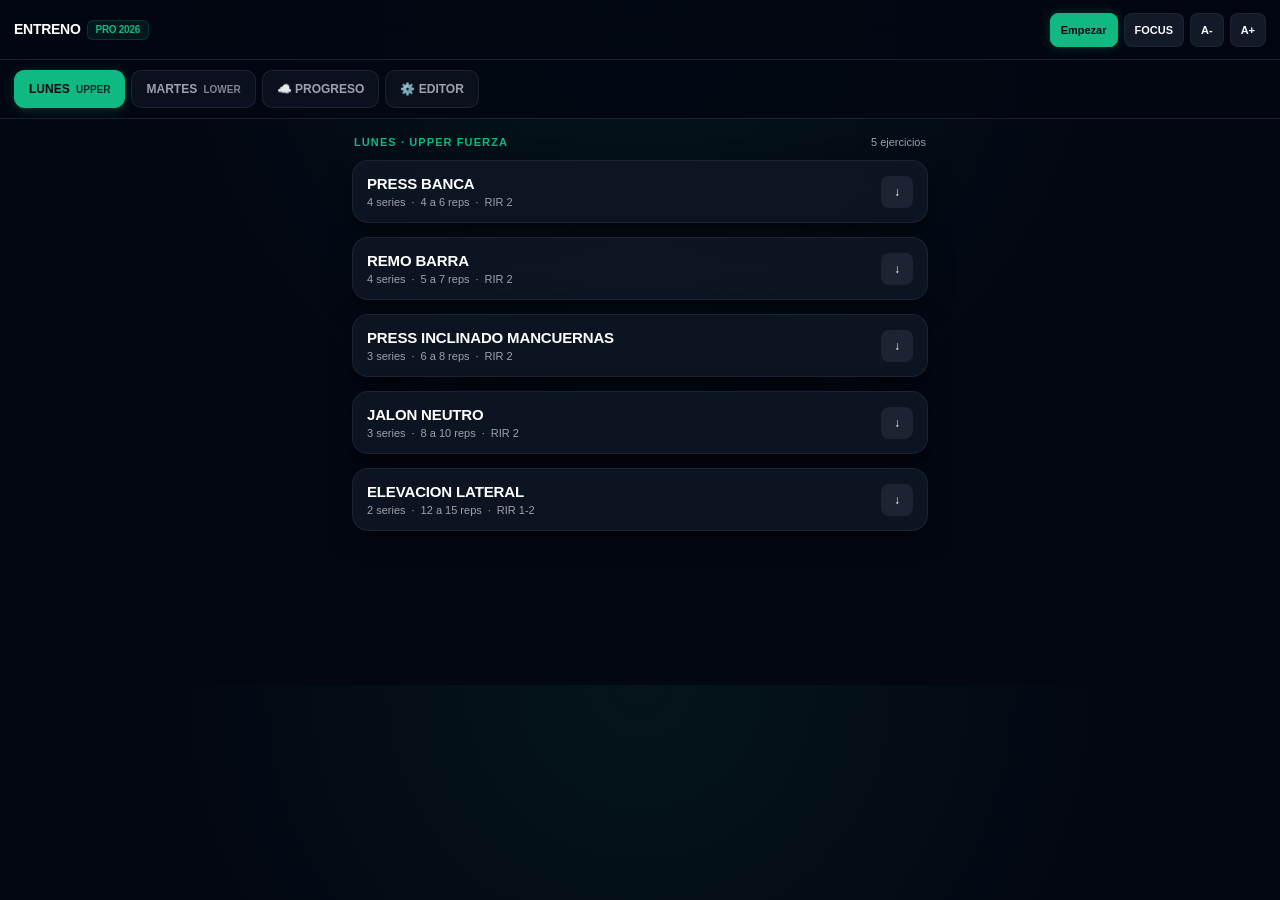
<file: ENTRENO_V1.4.html>
<!DOCTYPE html>
<html lang="es">
<head>
<meta charset="utf-8">
<meta name="viewport" content="width=device-width,initial-scale=1,maximum-scale=1,user-scalable=no">
<meta name="theme-color" content="#030712">
<meta name="apple-mobile-web-app-capable" content="yes">
<meta name="apple-mobile-web-app-status-bar-style" content="black-translucent">
<title>ENTRENO PRO 2026 - HUD Edition</title>
<link rel="manifest" href='data:application/manifest+json,{
  "name": "Entreno Pro 2026",
  "short_name": "Entreno",
  "start_url": "./",
  "display": "standalone",
  "background_color": "#030712",
  "theme_color": "#030712",
  "icons": [{
    "src": "https://cdn-icons-png.flaticon.com/512/2965/2965567.png",
    "sizes": "512x512",
    "type": "image/png"
  }]
}'>
<style>
:root{
  --fs:16px;
  --bg:#030712;
  --bg-card:rgba(17, 24, 39, 0.75);
  --border:rgba(31, 41, 55, 0.8);
  --border-glow:rgba(16, 185, 129, 0.3);
  --text:#f9fafb;
  --muted:#9ca3af;
  --accent:#10b981;
  --accent-glow:rgba(16, 185, 129, 0.25);
  --blue:#38bdf8;
  --danger:#ef4444;
}
*{box-sizing:border-box;-webkit-tap-highlight-color:transparent}
html{font-size:var(--fs);overflow-x:hidden}
body{margin:0;font-family:-apple-system,BlinkMacSystemFont,"Segoe UI",Roboto,sans-serif;background:var(--bg);color:var(--text);overflow-x:hidden;line-height:1.4;background-image:radial-gradient(circle at 50% 0%, rgba(16,185,129,0.08) 0%, transparent 50%)}

header{position:sticky;top:0;z-index:30;background:rgba(3, 7, 18, 0.85);backdrop-filter:blur(16px);-webkit-backdrop-filter:blur(16px);border-bottom:1px solid var(--border);height:60px;display:flex;align-items:center;justify-content:space-between;padding:0 14px}
.logo{font-size:14px;font-weight:900;letter-spacing:-.02em;color:#fff;display:flex;align-items:center;gap:6px}
.logo span{font-weight:700;color:var(--accent);background:rgba(16,185,129,0.1);padding:2px 8px;border-radius:6px;font-size:10px;border:1px solid rgba(16,185,129,0.2)}
.h-actions{display:flex;align-items:center;gap:6px;margin-left:auto}
.btn-h{height:34px;padding:0 10px;border-radius:8px;border:1px solid var(--border);background:rgba(31, 41, 55, 0.6);color:#f9fafb;font-size:11px;font-weight:700;cursor:pointer;display:inline-flex;align-items:center;justify-content:center}
.btn-h.green{background:var(--accent);border-color:var(--accent);color:#030712;box-shadow:0 0 12px var(--accent-glow);font-weight:900}
.btn-h.red{background:rgba(239, 68, 68, 0.2);border-color:var(--danger);color:#fca5a5}
.badge-live{font-size:9px;font-weight:800;padding:3px 7px;border-radius:999px;background:var(--accent);color:#030712;display:none}
.badge-live.on{display:inline-block;animation:pulse 1.5s infinite}
.session-timer{font-size:11px;font-weight:800;color:var(--accent);background:rgba(16,185,129,0.1);padding:4px 8px;border-radius:6px;border:1px solid rgba(16,185,129,0.25)}
@keyframes pulse{0%{opacity:1}50%{opacity:.4}100%{opacity:1}}

.tabs{display:flex;gap:6px;padding:10px 14px;overflow-x:auto;white-space:nowrap;background:rgba(3, 7, 18, 0.8);backdrop-filter:blur(12px);position:sticky;top:60px;z-index:20;scrollbar-width:none;border-bottom:1px solid var(--border)}
.tabs::-webkit-scrollbar{display:none}
.tab{height:38px;padding:6px 14px;border-radius:10px;font-size:12px;font-weight:800;border:1px solid var(--border);background:rgba(17, 24, 39, 0.6);color:var(--muted);cursor:pointer;flex-shrink:0}
.tab.active{background:var(--accent);color:#030712;border-color:var(--accent);box-shadow:0 2px 12px var(--accent-glow)}
.tab small{font-weight:600;opacity:.8;margin-left:3px;font-size:10px}

.wrap{max-width:600px;margin:0 auto;padding:10px 12px 140px;width:100%}
.subhead{display:flex;justify-content:space-between;align-items:center;padding:6px 2px 10px}
.subhead-left{font-size:11px;font-weight:900;letter-spacing:.1em;color:var(--accent);text-transform:uppercase}
.subhead-right{font-size:11px;color:var(--muted)}

/* TARJETA HUD 2026 */
.card{background:var(--bg-card);backdrop-filter:blur(16px);-webkit-backdrop-filter:blur(16px);border:1px solid var(--border);border-radius:16px;box-shadow:0 8px 25px rgba(0,0,0,.5);overflow:hidden;margin-bottom:14px;transition:border-color .2s}
.card.expanded{border-color:var(--border-glow);box-shadow:0 0 20px rgba(16,185,129,0.1)}
.card-top{width:100%;text-align:left;background:transparent;border:none;padding:14px;cursor:pointer;display:flex;justify-content:space-between;align-items:center;gap:10px}
.card-title{font-size:15px;font-weight:900;letter-spacing:-.01em;color:#fff}
.card-meta{margin-top:4px;font-size:11px;color:var(--muted);display:flex;flex-wrap:wrap;gap:0 6px}
.arrow{width:32px;height:32px;border-radius:8px;background:rgba(31, 41, 55, 0.8);color:#fff;display:grid;place-items:center;flex-shrink:0;font-size:12px;font-weight:900;transition:transform .2s}
.arrow.open{background:var(--accent);color:#030712;transform:rotate(180deg)}

.card-body{padding:0 14px 14px;border-top:1px solid var(--border)}
.grid2{display:grid;grid-template-columns:1fr 1fr;gap:10px;margin-top:12px}
@media(max-width:480px){.grid2{grid-template-columns:1fr}}
.label{font-size:10px;font-weight:900;letter-spacing:.08em;color:var(--muted);margin-bottom:4px;text-transform:uppercase}
.ul{margin:0;padding-left:14px;display:flex;flex-direction:column;gap:3px}
.ul li{font-size:12px;color:#e5e7eb}
.ul li.muted{color:var(--muted)}

/* SECCIÓN REGISTRO REDISEÑADA SIN CAJAS NIDADAS */
.registro-hud{margin-top:14px;padding-top:12px;border-top:1px dashed var(--border)}

/* CONTROLES DE PESO ERGONÓMICOS */
.weight-control{display:flex;align-items:center;justify-content:space-between;gap:4px;margin-bottom:8px}
.btn-w-btn{height:42px;flex:1;min-width:0;border-radius:10px;border:1px solid var(--border);background:rgba(31, 41, 55, 0.7);font-size:12px;font-weight:800;color:#fff;cursor:pointer;display:grid;place-items:center}
.btn-w-btn:active{background:rgba(55, 65, 81, 0.9)}
.weight-display{height:44px;padding:0 10px;background:rgba(3, 7, 18, 0.9);border:1px solid var(--accent);border-radius:10px;display:grid;place-items:center;font-size:16px;font-weight:900;color:var(--accent);box-shadow:0 0 10px var(--accent-glow);min-width:90px}

/* CONTROLES REPS Y RIR ERGONÓMICOS */
.reps-rir-grid{display:grid;grid-template-columns:1fr 1fr;gap:8px;margin-bottom:10px}
.ctrl-box{background:rgba(3, 7, 18, 0.5);border:1px solid var(--border);border-radius:10px;padding:6px 8px;display:flex;align-items:center;justify-content:space-between}
.ctrl-label{font-size:10px;font-weight:900;color:var(--muted);text-transform:uppercase}
.ctrl-actions{display:flex;align-items:center;gap:6px}
.btn-step{width:34px;height:34px;border-radius:8px;border:1px solid var(--border);background:rgba(31, 41, 55, 0.8);font-size:15px;font-weight:900;color:#fff;cursor:pointer;display:grid;place-items:center}
.btn-step:active{background:var(--accent);color:#030712}
.step-val{font-size:14px;font-weight:900;color:#fff;min-width:20px;text-align:center}

.input-note,.input-custom{width:100%;height:38px;border:1px solid var(--border);border-radius:10px;padding:0 10px;font-size:12px;margin-bottom:8px;background:rgba(3, 7, 18, 0.7);color:#fff;outline:none}
.input-note:focus,.input-custom:focus{border-color:var(--accent)}

.btn-save{width:100%;height:46px;border-radius:12px;border:none;background:linear-gradient(135deg, #10b981 0%, #059669 100%);color:#030712;font-size:13px;font-weight:900;letter-spacing:.02em;cursor:pointer;box-shadow:0 4px 15px var(--accent-glow);margin-top:4px}
.btn-save:active{transform:scale(.98)}

.rest-inline{margin-top:10px;display:flex;align-items:center;gap:8px;font-size:12px;color:#fff;background:rgba(16,185,129,0.08);padding:8px 10px;border-radius:8px;border:1px solid rgba(16,185,129,0.2)}
.bar{width:60px;height:6px;background:var(--border);border-radius:99px;overflow:hidden}
.bar>div{height:100%;background:var(--accent);transition:width 1s linear}

.historial{display:flex;gap:6px;overflow-x:auto;padding-bottom:2px;margin-top:10px;scrollbar-width:none}
.historial::-webkit-scrollbar{display:none}
.chip{font-size:11px;background:rgba(31, 41, 55, 0.5);border:1px solid var(--border);border-radius:8px;padding:4px 8px;white-space:nowrap;color:#d1d5db}
.chip b{font-weight:800;color:#fff}

.prog-line{margin:8px 0;padding:8px 10px;background:rgba(16,185,129,0.05);border:1px solid rgba(16,185,129,0.15);border-radius:8px;font-size:11px;color:#34d399}
.prog-line b{color:#6ee7b7;font-weight:900}
.plate-calc{margin:8px 0;padding:6px 10px;background:rgba(56, 189, 248, 0.05);border:1px dashed rgba(56, 189, 248, 0.25);border-radius:8px;font-size:11px;color:#7dd3fc;display:flex;justify-content:space-between;align-items:center}

/* FOCUS Y OTROS */
.focus-wrap{position:fixed;inset:0;z-index:50;background:var(--bg);display:none;flex-direction:column}
.focus-wrap.on{display:flex}
.focus-top{height:56px;display:flex;align-items:center;justify-content:space-between;padding:0 14px;background:rgba(3, 7, 18, 0.9);border-bottom:1px solid var(--border)}
.focus-body{flex:1;overflow-y:auto;padding:12px;max-width:600px;width:100%;margin:0 auto}
.focus-nav{padding:10px;background:rgba(3, 7, 18, 0.9);border-top:1px solid var(--border);display:flex;gap:8px}

.progress,.editor-sec{margin-top:14px}
details.prog{border:1px solid var(--border);background:var(--bg-card);border-radius:12px;margin:8px 0;overflow:hidden}
details.prog summary{padding:12px;font-size:12px;font-weight:800;cursor:pointer;display:flex;justify-content:space-between;color:#fff}
.detail-inner{padding:10px 12px;font-size:12px;color:#d1d5db;border-top:1px solid var(--border);background:rgba(3, 7, 18, 0.6)}

.rest{position:fixed;left:50%;bottom:20px;transform:translateX(-50%);z-index:60;background:rgba(17, 24, 39, 0.95);backdrop-filter:blur(16px);color:#fff;border:1px solid var(--accent);border-radius:16px;padding:12px 18px;display:none;align-items:center;gap:14px;box-shadow:0 10px 30px rgba(0,0,0,.7);min-width:300px}
.rest.on{display:flex}
.rest-time{font-size:26px;font-weight:900;color:var(--accent)}

.editor-box{background:var(--bg-card);border:1px solid var(--border);border-radius:14px;padding:12px;margin-bottom:12px}
.editor-row{display:grid;grid-template-columns:1fr 1fr;gap:8px;margin-bottom:8px}
.btn-sm{height:28px;padding:0 8px;font-size:10px;border-radius:6px}
</style>
</head>
<body>
<header>
  <div class="logo">ENTRENO <span>PRO 2026</span></div>
  <div class="h-actions">
    <span id="wakeBadge" class="badge-live">Activa</span>
    <span id="sessionTimer" class="session-timer" style="display:none">00:00</span>
    <button class="btn-h green" id="btnSession">Empezar</button>
    <button class="btn-h" id="btnFocus">FOCUS</button>
    <button class="btn-h" id="btnMinus">A-</button>
    <button class="btn-h" id="btnPlus">A+</button>
  </div>
</header>
<div class="tabs" id="tabs"></div>
<div class="wrap">
  <div class="subhead"><div class="subhead-left" id="subLeft">LUNES · UPPER FUERZA</div><div class="subhead-right" id="subRight">5 ejercicios</div></div>
  <div id="list"></div>

  <div id="progresoView" class="progress" style="display:none">
    <div class="editor-box">
      <h3 style="margin:0 0 6px;font-size:13px;color:#fff">☁️ Copia de Seguridad Google Drive</h3>
      <div style="display:flex;gap:6px">
        <button class="btn-h green" id="btnCloudSave" style="flex:1">☁️ Respaldar</button>
        <button class="btn-h" id="btnCloudLoad" style="flex:1">📥 Restaurar</button>
      </div>
    </div>
    <div class="exports" style="display:flex;flex-wrap:wrap;gap:6px;margin-bottom:10px">
      <button class="btn-h" id="expDia">Exportar Día</button>
      <button class="btn-h" id="expTodo">Todo JSON</button>
      <button class="btn-h" id="expCSV">CSV</button>
      <button class="btn-h green" id="expWA">WhatsApp</button>
      <button class="btn-h dark" id="btnImport">Importar</button>
      <input type="file" id="fileImport" accept=".json" style="display:none">
      <button class="btn-h red" id="btnClearAll">Borrar Historial</button>
    </div>
    <div id="progFecha"></div>
    <div id="progDia"></div>
  </div>

  <div id="editorView" class="editor-sec" style="display:none">
    <div class="editor-box">
      <div class="label">Rutina Activa</div>
      <div style="display:flex;gap:6px;margin-bottom:8px">
        <select id="profileSelect" class="input-custom" style="margin:0;flex:1"></select>
        <button class="btn-h green" id="btnNewProfile">+ Nueva</button>
      </div>
      <div style="display:flex;gap:6px">
        <button class="btn-h" id="btnExpRoutine">Exportar Plantilla</button>
        <button class="btn-h" id="btnImpRoutine">Importar Plantilla</button>
        <input type="file" id="fileImpRoutine" accept=".json" style="display:none">
        <button class="btn-h red" id="btnDelProfile">Borrar</button>
      </div>
    </div>
    <div id="editorDays"></div>
    <button class="btn-save" id="btnAddDay" style="background:rgba(31,41,55,0.8);color:#fff;border:1px solid var(--border)">+ Añadir Día</button>
  </div>
</div>

<div class="focus-wrap" id="focusWrap">
  <div class="focus-top">
    <button class="btn-h" id="focusClose">Salir</button>
    <div style="font-size:12px;font-weight:900" id="focusCounter">1/5 · LUNES</div>
    <div style="font-size:11px;color:var(--muted)" id="focusSub">UPPER</div>
  </div>
  <div class="focus-body" id="focusBody"></div>
  <div class="focus-nav">
    <button class="btn-h" id="focusPrev" style="flex:1">Anterior</button>
    <button class="btn-h green" id="focusNext" style="flex:1">Siguiente</button>
  </div>
</div>

<div class="rest" id="restBox"><div class="rest-time" id="restTime">02:00</div><div><b id="restLabel" style="font-size:13px">Descanso</b><div style="display:flex;gap:6px;margin-top:4px"><button class="btn-h" id="restSkip">Saltar</button><button class="btn-h green" id="restPlus">+30s</button></div></div></div>

<div id="toast" style="position:fixed;bottom:16px;left:50%;transform:translateX(-50%);z-index:100;background:rgba(17,24,39,0.95);backdrop-filter:blur(10px);color:#fff;border:1px solid var(--accent);font-size:12px;font-weight:800;padding:10px 16px;border-radius:99px;display:none;box-shadow:0 8px 20px rgba(0,0,0,.6)"></div>

<script>
const STORAGE_KEY='miApp_4dias_v1_3_hud';
const DEFAULT_RUTINA_4DIAS=[
{label:"LUNES",sub:"UPPER FUERZA",ejercicios:[
{id:"press-banca",nombre:"PRESS BANCA",series:4,repeticiones:"4 a 6",rir:"2",descanso:"2.5-3 min",como:["Retrae escápulas y pies firmes","Baja controlado al pecho medio","Presiona vertical sin rebotar"],errores:["Arquear lumbar excesivo","Codos abiertos a 90°"]},
{id:"remo-barra",nombre:"REMO BARRA",series:4,repeticiones:"5 a 7",rir:"2",descanso:"2.5 min",como:["Torso 30-45° estable","Rema hacia ombligo bajo","Aprieta dorsales 1s arriba"],errores:["Tirar con impulso de lumbar","Encoger hombros"]},
{id:"press-inclinado-manc",nombre:"PRESS INCLINADO MANCUERNAS",series:3,repeticiones:"6 a 8",rir:"2",descanso:"2 min",como:["Banco 30°, muñecas neutras","Baja hasta estiramiento","Sube sin chocar mancuernas"],errores:["Banco muy vertical"]},
{id:"jalon-neutro",nombre:"JALON NEUTRO",series:3,repeticiones:"8 a 10",rir:"2",descanso:"2 min",como:["Agarre neutro cerrado","Tira codos a costillas","Estira completo"],errores:["Inclinarse mucho atrás"]},
{id:"elev-lateral",nombre:"ELEVACION LATERAL",series:2,repeticiones:"12 a 15",rir:"1-2",descanso:"75s",como:["Mancuernas a lados","Eleva liderando codo","Baja en 2 segundos"],errores:["Usar trapecio"]}
]},
{label:"MARTES",sub:"LOWER FUERZA",ejercicios:[
{id:"sentadilla",nombre:"SENTADILLA",series:4,repeticiones:"4 a 6",rir:"2",descanso:"3 min",como:["Pies ancho hombros","Rodillas hacia afuera","Empuja suelo con cadera"],errores:["Talones levantados"]},
{id:"rdl",nombre:"RDL",series:3,repeticiones:"6 a 8",rir:"2",descanso:"2.5 min",como:["Barra pegada a piernas","Espalda neutra, glúteos atrás","Empuja cadera adelante"],errores:["Redondear lumbar"]}
]}
];

function triggerHaptic(){ try{ if(navigator.vibrate) navigator.vibrate(20); }catch{} }
function parseRepRange(str){ if(!str) return {min:0,max:0}; const nums=String(str).match(/\d+/g); if(!nums) return {min:0,max:0}; return {min:parseInt(nums[0]), max:nums.length>=2?parseInt(nums[1]):parseInt(nums[0])}; }

function getProgressionInfo(exId, ex){
  const logs = (state.logs[exId]||[]);
  if(!logs.length) return null;
  const last = logs[0]; let best = logs[0];
  for(let l of logs){ if(l.peso>best.peso || (l.peso===best.peso && l.reps>best.reps)) best=l; }
  const range = parseRepRange(ex.repeticiones);
  let suggest = null;
  if(range.max>0 && last.reps >= range.max && last.rir <=2) suggest = "+2.5kg próxima (" + (last.peso+2.5).toFixed(1) + "kg)";
  return {last, best, suggest};
}

function progressionHtml(exId, ex){
  const info = getProgressionInfo(exId, ex);
  if(!info) return '<div class="prog-line"><span style="color:var(--muted)">Sin registros aún - guarda tu primera serie</span></div>';
  return '<div class="prog-line"><div>Última: <b>' + info.last.peso + 'kg x ' + info.last.reps + ' RIR' + info.last.rir + '</b> · Mejor: <b>' + info.best.peso + 'kg x ' + info.best.reps + '</b></div>' + (info.suggest ? '<div style="margin-top:2px;font-weight:800">↑ Sugerencia: ' + info.suggest + '</div>' : '') + '</div>';
}

function getBarWeight(){ try{ const v=localStorage.getItem('barWeight_2026'); if(v) return parseFloat(v); }catch{} return 20; }
function setBarWeight(v){ try{ localStorage.setItem('barWeight_2026', String(v)); }catch{} }

function plateHtml(totalKg){
  const bar=getBarWeight();
  if(!totalKg || totalKg<=0) return '';
  const target=(totalKg-bar)/2;
  if(target<=0) return '<div class="plate-calc"><span>Barra ' + bar + 'kg</span><span>Solo barra</span></div>';
  const plates=[25,20,15,10,5,2.5,1.25];
  let rem=target; let res=[];
  for(let p of plates){ while(rem>=p-0.0001){ res.push(p); rem=Math.round((rem-p)*100)/100; } }
  const counts={}; res.forEach(v=>{counts[v]=(counts[v]||0)+1;});
  const txt = Object.keys(counts).sort((a,b)=>b-a).map(k=>counts[k] + 'x' + k + 'k').join('+');
  return '<div class="plate-calc"><span>Barra ' + bar + 'kg</span><span><b>' + txt + '</b> / lado</span><span style="text-decoration:underline;cursor:pointer" onclick="toggleBarWeight(event)">cambiar</span></div>';
}

function toggleBarWeight(e){ if(e) e.stopPropagation(); const cur=getBarWeight(); const next = cur===20 ? 15 : cur===15 ? 10 : 20; setBarWeight(next); triggerHaptic(); renderList(); toast('Barra ' + next + 'kg'); }

function parseSec(s){ if(!s) return 120; const m=String(s).match(/\d+/g); return m ? parseInt(m[0])*(s.includes('min')?60:1) : 120; }
function todayISO(){ return new Date().toISOString().slice(0,10); }
function dateShortES(){ return new Date().toLocaleDateString("es-ES",{day:"2-digit",month:"short"}); }

function load(){
  let base={fs:16, activeTab:0, activeProfile:'Rutina Base 4 Días', profiles:{'Rutina Base 4 Días':JSON.parse(JSON.stringify(DEFAULT_RUTINA_4DIAS))}, expanded:{}, drafts:{}, logs:{}, historial:[], sessionStart:null};
  try{ const raw=localStorage.getItem(STORAGE_KEY); if(raw) base={...base, ...JSON.parse(raw)}; }catch{}
  return base;
}

let state=load();
let restTimer=null, restLeft=0, restExId=null, wakeLock=null, focusPos=null, sessionTimerInterval=null;

function save(){ localStorage.setItem(STORAGE_KEY, JSON.stringify(state)); }
function applyFS(){ document.documentElement.style.setProperty('--fs', state.fs+'px'); }
applyFS();

function getActiveRoutine(){ return state.profiles[state.activeProfile] || []; }

const tabsEl=document.getElementById('tabs'), listEl=document.getElementById('list'), subLeft=document.getElementById('subLeft'), subRight=document.getElementById('subRight');
const progresoView=document.getElementById('progresoView'), editorView=document.getElementById('editorView');
const progFechaEl=document.getElementById('progFecha'), progDiaEl=document.getElementById('progDia');
const wakeBadge=document.getElementById('wakeBadge'), restBox=document.getElementById('restBox'), restTimeEl=document.getElementById('restTime'), restLabelEl=document.getElementById('restLabel');
const toastEl=document.getElementById('toast');
const btnSession=document.getElementById('btnSession'), sessionTimerEl=document.getElementById('sessionTimer');

function toast(msg){ toastEl.textContent=msg; toastEl.style.display='block'; setTimeout(()=>toastEl.style.display='none',2000); }
function getDraft(id){ return state.drafts[id] || {peso:50, reps:6, rir:2, nota:''}; }
function setDraft(id, patch){ state.drafts[id]={...getDraft(id), ...patch}; save(); }

function updateSessionUI(){
  if(state.sessionStart){
    btnSession.textContent='Finalizar'; btnSession.className='btn-h red'; sessionTimerEl.style.display='inline-block';
    if(!sessionTimerInterval){
      sessionTimerInterval=setInterval(()=>{
        const diff=Math.floor((Date.now()-state.sessionStart)/1000);
        sessionTimerEl.textContent=String(Math.floor(diff/60)).padStart(2,'0') + ':' + String(diff%60).padStart(2,'0');
      },1000);
    }
  }else{
    btnSession.textContent='Empezar'; btnSession.className='btn-h green'; sessionTimerEl.style.display='none';
    if(sessionTimerInterval){ clearInterval(sessionTimerInterval); sessionTimerInterval=null; }
  }
}
btnSession.onclick=()=>{
  triggerHaptic();
  if(!state.sessionStart){ state.sessionStart=Date.now(); save(); toast('Entrenamiento iniciado'); updateSessionUI(); }
  else{ state.sessionStart=null; save(); toast('Sesión completada'); updateSessionUI(); }
};

function renderTabs(){
  tabsEl.innerHTML='';
  const rutina = getActiveRoutine();
  rutina.forEach((d,i)=>{
    const b=document.createElement('button');
    b.className='tab'+(i===state.activeTab?' active':'');
    b.innerHTML=d.label + ' <small>' + (d.sub?d.sub.split(' ')[0]:'') + '</small>';
    b.onclick=()=>{ triggerHaptic(); state.activeTab=i; state.expanded={}; save(); render(); };
    tabsEl.appendChild(b);
  });
  
  const bP=document.createElement('button');
  bP.className='tab'+(state.activeTab===rutina.length?' active':'');
  bP.textContent='☁️ PROGRESO';
  bP.onclick=()=>{ triggerHaptic(); state.activeTab=rutina.length; save(); render(); };
  tabsEl.appendChild(bP);

  const bE=document.createElement('button');
  bE.className='tab'+(state.activeTab===rutina.length+1?' active':'');
  bE.textContent='⚙️ EDITOR';
  bE.onclick=()=>{ triggerHaptic(); state.activeTab=rutina.length+1; save(); render(); };
  tabsEl.appendChild(bE);
}

function renderList(){
  const rutina = getActiveRoutine();
  listEl.style.display='block'; progresoView.style.display='none'; editorView.style.display='none';

  if(state.activeTab===rutina.length){ listEl.style.display='none'; progresoView.style.display='block'; subLeft.textContent='PROGRESO'; renderProgreso(); return; }
  if(state.activeTab===rutina.length+1){ listEl.style.display='none'; editorView.style.display='block'; subLeft.textContent='EDITOR'; renderEditor(); return; }

  const data=rutina[state.activeTab];
  if(!data){ state.activeTab=0; render(); return; }
  subLeft.textContent=data.label + ' · ' + data.sub;
  subRight.textContent=data.ejercicios.length + ' ejercicios';
  listEl.innerHTML='';

  data.ejercicios.forEach((ex)=>{
    const isOpen=!!state.expanded[ex.id];
    const draft=getDraft(ex.id);
    const logs=state.logs[ex.id]||[];
    const isResting=restExId===ex.id && restLeft>0;
    const card=document.createElement('div'); card.className='card' + (isOpen?' expanded':'');
    
    let historialHtml = '';
    if(logs.length){
      historialHtml = '<div class="historial">';
      logs.slice(0,8).forEach(l=>{ historialHtml += '<div class="chip"><span>' + l.date + '</span> <b>' + l.peso + 'kg</b> x ' + l.reps + '</div>'; });
      historialHtml += '</div>';
    }

    card.innerHTML=
      '<button class="card-top">' +
        '<div>' +
          '<div class="card-title">' + ex.nombre + '</div>' +
          '<div class="card-meta"><span>' + ex.series + ' series</span><span>·</span><span>' + ex.repeticiones + ' reps</span><span>·</span><span>RIR ' + ex.rir + '</span></div>' +
        '</div>' +
        '<div class="arrow ' + (isOpen?'open':'') + '">↓</div>' +
      '</button>' +
      (isOpen ? 
        '<div class="card-body">' +
          '<div class="grid2">' +
            '<div><div class="label">Técnica</div><ul class="ul">' + (ex.como||[]).map(c=>'<li>' + c + '</li>').join('') + '</ul></div>' +
            '<div><div class="label">Evitar</div><ul class="ul">' + (ex.errores||[]).map(c=>'<li class="muted">' + c + '</li>').join('') + '</ul></div>' +
          '</div>' +
          historialHtml +
          progressionHtml(ex.id, ex) +
          plateHtml(parseFloat(draft.peso)||0) +
          
          /* REGISTRO REDISEÑADO TÁCTIL */
          '<div class="registro-hud">' +
            '<div class="weight-control">' +
              '<button class="btn-w-btn" data-act="p-2.5" data-id="' + ex.id + '">-2.5</button>' +
              '<button class="btn-w-btn" data-act="p-1.25" data-id="' + ex.id + '">-1.25</button>' +
              '<div class="weight-display">' + draft.peso + ' kg</div>' +
              '<button class="btn-w-btn" data-act="p+1.25" data-id="' + ex.id + '">+1.25</button>' +
              '<button class="btn-w-btn" data-act="p+2.5" data-id="' + ex.id + '">+2.5</button>' +
            '</div>' +
            
            '<div class="reps-rir-grid">' +
              '<div class="ctrl-box"><span class="ctrl-label">Reps</span><div class="ctrl-actions"><button class="btn-step" data-act="r-" data-id="' + ex.id + '">-</button><span class="step-val">' + draft.reps + '</span><button class="btn-step" data-act="r+" data-id="' + ex.id + '">+</button></div></div>' +
              '<div class="ctrl-box"><span class="ctrl-label">RIR</span><div class="ctrl-actions"><button class="btn-step" data-act="rir-" data-id="' + ex.id + '">-</button><span class="step-val">' + draft.rir + '</span><button class="btn-step" data-act="rir+" data-id="' + ex.id + '">+</button></div></div>' +
            '</div>' +

            '<input type="text" class="input-note" placeholder="Nota rápida (opcional)..." value="' + (draft.nota || '') + '" data-note-id="' + ex.id + '">' +
            '<button class="btn-save" data-act="save" data-id="' + ex.id + '">GUARDAR · ' + draft.peso + 'kg x ' + draft.reps + ' RIR' + draft.rir + '</button>' +
            (isResting ? '<div class="rest-inline"><div class="bar"><div style="width:' + ((120-restLeft)/120*100) + '%"></div></div><span>Descanso ' + restLeft + 's</span></div>' : '') +
          '</div>' +
        '</div>' : '');
    listEl.appendChild(card);
  });

  listEl.querySelectorAll('.card-top').forEach((btn, idx)=>{
    btn.onclick=()=>{
      triggerHaptic(); const ex=rutina[state.activeTab].ejercicios[idx];
      state.expanded[ex.id]=!state.expanded[ex.id]; save(); renderList();
    };
  });

  listEl.querySelectorAll('.input-note').forEach(inp=>{
    inp.oninput=(e)=>{ setDraft(inp.dataset.noteId, {nota:e.target.value}); };
  });

  listEl.querySelectorAll('[data-act]').forEach(b=>{
    b.onclick=(e)=>{
      e.stopPropagation(); triggerHaptic();
      const id=b.dataset.id; const act=b.dataset.act;
      if(act==='p-2.5') setDraft(id,{peso:Math.max(0,+(getDraft(id).peso-2.5).toFixed(1))});
      if(act==='p-1.25') setDraft(id,{peso:Math.max(0,+(getDraft(id).peso-1.25).toFixed(2))});
      if(act==='p+1.25') setDraft(id,{peso:+(getDraft(id).peso+1.25).toFixed(2)});
      if(act==='p+2.5') setDraft(id,{peso:+(getDraft(id).peso+2.5).toFixed(1)});
      if(act==='r-') setDraft(id,{reps:Math.max(1,getDraft(id).reps-1)});
      if(act==='r+') setDraft(id,{reps:getDraft(id).reps+1});
      if(act==='rir-') setDraft(id,{rir:Math.max(0,getDraft(id).rir-1)});
      if(act==='rir+') setDraft(id,{rir:Math.min(5,getDraft(id).rir+1)});
      if(act==='save'){
        const d=getDraft(id); const ex=rutina[state.activeTab].ejercicios.find(x=>x.id===id);
        const entry={date:dateShortES(), iso:todayISO(), peso:d.peso, reps:d.reps, rir:d.rir, nota:d.nota||'', ts:Date.now()};
        if(!state.logs[id]) state.logs[id]=[];
        state.logs[id]=[entry, ...state.logs[id]].slice(0,30);
        state.historial.push({fecha:entry.iso, dia:rutina[state.activeTab].label, timestamp:entry.ts, ejercicio:id, nombre:ex.nombre, peso:d.peso, reps:d.reps, rir:d.rir, date:entry.date});
        save(); startRest(parseSec(ex.descanso), ex.nombre); toast('Serie guardada'); renderList();
      }
      if(act!=='save'){ save(); renderList(); }
    };
  });
}

function startRest(sec,label){
  clearInterval(restTimer); restLeft=sec; restLabelEl.textContent=label||'Descanso'; restBox.classList.add('on');
  restTimer=setInterval(()=>{ restLeft--; restTimeEl.textContent=restLeft+'s'; if(restLeft<=0){ clearInterval(restTimer); restBox.classList.remove('on'); } },1000);
}
document.getElementById('restSkip').onclick=()=>{ clearInterval(restTimer); restBox.classList.remove('on'); };
document.getElementById('restPlus').onclick=()=>{ restLeft+=30; };

function renderProgreso(){
  const byFecha={}; (state.historial||[]).forEach(h=>{ if(!byFecha[h.fecha]) byFecha[h.fecha]=[]; byFecha[h.fecha].push(h); });
  let htmlF='<h4 style="margin:10px 0 4px;font-size:12px;color:var(--muted)">HISTORIAL RECIENTE</h4>';
  Object.keys(byFecha).sort((a,b)=>b.localeCompare(a)).forEach(fe=>{
    htmlF+='<details class="prog"><summary><span>' + fe + '</span><span>' + byFecha[fe].length + ' series</span></summary><div class="detail-inner">';
    byFecha[fe].forEach(it=>{ htmlF+='<div style="padding:4px 0"><b>' + it.nombre + '</b>: ' + it.peso + 'kg x ' + it.reps + '</div>'; });
    htmlF+='</div></details>';
  });
  progFechaEl.innerHTML=htmlF;
}

function renderEditor(){
  const select = document.getElementById('profileSelect'); select.innerHTML='';
  Object.keys(state.profiles).forEach(p=>{
    const opt=document.createElement('option'); opt.value=p; opt.textContent=p; if(p===state.activeProfile) opt.selected=true; select.appendChild(opt);
  });
  select.onchange=(e)=>{ state.activeProfile=e.target.value; state.activeTab=0; save(); render(); };

  const container = document.getElementById('editorDays'); container.innerHTML='';
  getActiveRoutine().forEach((day, dIdx)=>{
    const box = document.createElement('div'); box.className='editor-box';
    box.innerHTML = '<b style="font-size:13px;color:#fff">Día ' + (dIdx+1) + ' · ' + day.label + '</b>';
    container.appendChild(box);
  });
}

document.getElementById('btnCloudSave').onclick=()=>{
  const blob = new Blob([JSON.stringify(state, null, 2)], {type: 'application/json'});
  const a = document.createElement('a'); a.href = URL.createObjectURL(blob); a.download = 'backup_entreno.json'; a.click();
};

document.getElementById('btnMinus').onclick=()=>{ state.fs=Math.max(14,state.fs-1); applyFS(); save(); };
document.getElementById('btnPlus').onclick=()=>{ state.fs=Math.min(20,state.fs+1); applyFS(); save(); };

function render(){ renderTabs(); renderList(); updateSessionUI(); }
render();
</script>
</body>
</html>
</file>
